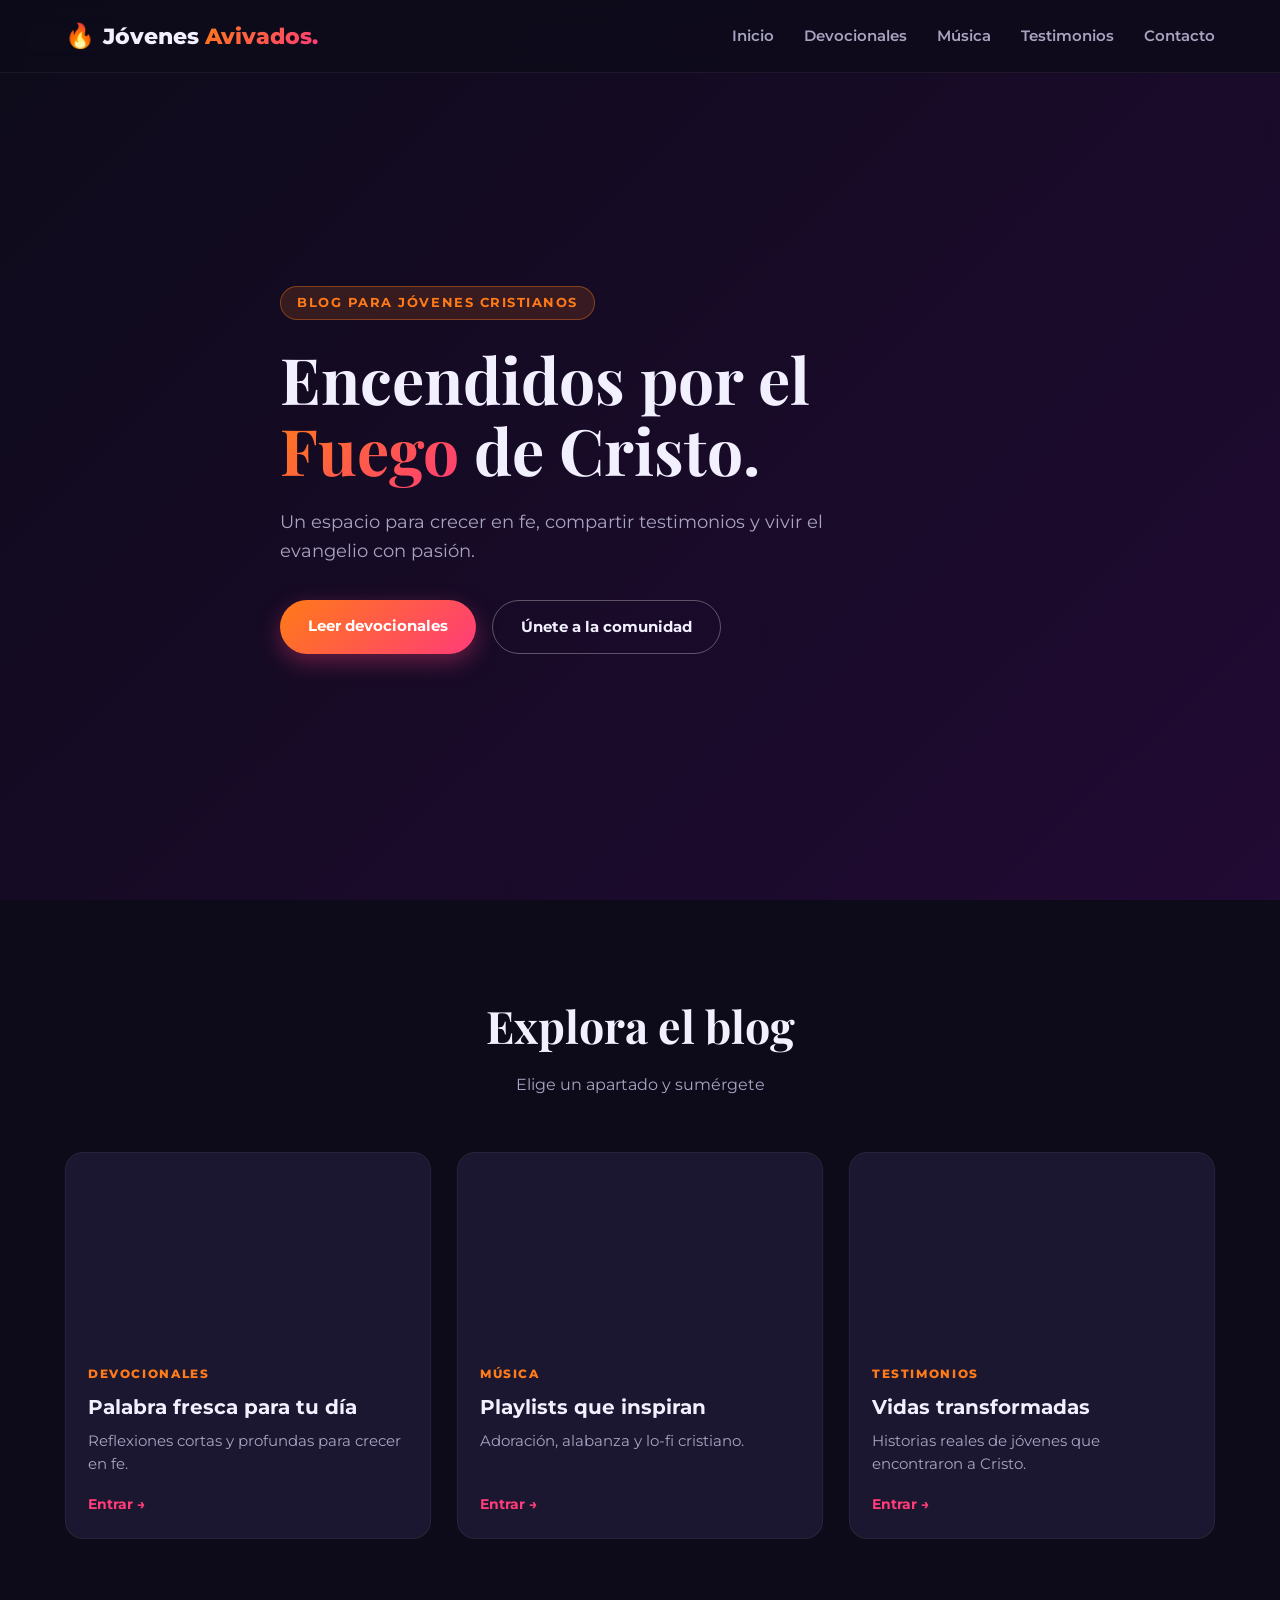
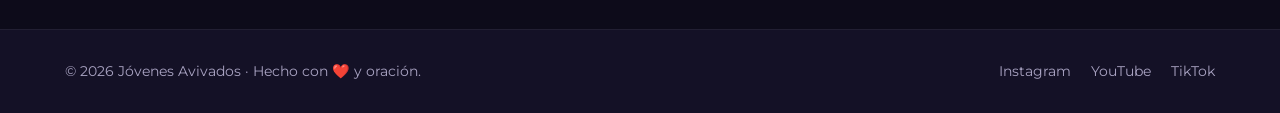
<file: index.html>
<!DOCTYPE html>
<html lang="es">
<head>
  <meta charset="UTF-8" />
  <meta name="viewport" content="width=device-width, initial-scale=1.0" />
  <title>Jóvenes Avivados | Blog Cristiano</title>
  <link href="https://fonts.googleapis.com/css2?family=Montserrat:wght@400;600;800&family=Playfair+Display:ital,wght@0,700;1,700&display=swap" rel="stylesheet">
  <link rel="stylesheet" href="css/styles.css" />
</head>
<body>

  <header class="header">
    <div class="container header__inner">
      <a href="index.html" class="logo">
        <span class="logo__icon">🔥</span>
        <span class="logo__text">Jóvenes <em>Avivados.</em></span>
      </a>
      <nav class="nav" id="nav">
        <ul class="nav__list">
          <li><a href="index.html">Inicio</a></li>
          <li><a href="devocionales.html">Devocionales</a></li>
          <li><a href="musica.html">Música</a></li>
          <li><a href="testimonios.html">Testimonios</a></li>
          <li><a href="contacto.html">Contacto</a></li>
        </ul>
      </nav>
      <button class="nav-toggle" id="navToggle" aria-label="Menú">
        <span></span><span></span><span></span>
      </button>
    </div>
  </header>

  <section class="hero">
    <div class="hero__overlay"></div>
    <div class="container hero__content">
      <p class="hero__tag">Blog para jóvenes cristianos</p>
      <h1 class="hero__title">Encendidos por el <span>Fuego</span> de Cristo.</h1>
      <p class="hero__subtitle">
        Un espacio para crecer en fe, compartir testimonios y vivir el evangelio con pasión.
      </p>
      <div class="hero__actions">
        <a href="devocionales.html" class="btn btn--primary">Leer devocionales</a>
        <a href="contacto.html" class="btn btn--ghost">Únete a la comunidad</a>
      </div>
    </div>
  </section>

  <section class="section">
    <div class="container">
      <div class="section__head">
        <h2 class="section__title">Explora el blog</h2>
        <p class="section__subtitle">Elige un apartado y sumérgete</p>
      </div>
      <div class="grid grid--cards">
        <a href="devocionales.html" class="card card--link">
          <div class="card__img" style="background-image:url('https://images.unsplash.com/photo-1504052434569-70ad5836ab65?w=800')"></div>
          <div class="card__body">
            <span class="card__category">Devocionales</span>
            <h3 class="card__title">Palabra fresca para tu día</h3>
            <p class="card__text">Reflexiones cortas y profundas para crecer en fe.</p>
            <span class="link">Entrar →</span>
          </div>
        </a>
        <a href="musica.html" class="card card--link">
          <div class="card__img" style="background-image:url('https://images.unsplash.com/photo-1511671782779-c97d3d27a1d4?w=800')"></div>
          <div class="card__body">
            <span class="card__category">Música</span>
            <h3 class="card__title">Playlists que inspiran</h3>
            <p class="card__text">Adoración, alabanza y lo-fi cristiano.</p>
            <span class="link">Entrar →</span>
          </div>
        </a>
        <a href="testimonios.html" class="card card--link">
          <div class="card__img" style="background-image:url('https://images.unsplash.com/photo-1529333166437-7750a6dd5a70?w=800')"></div>
          <div class="card__body">
            <span class="card__category">Testimonios</span>
            <h3 class="card__title">Vidas transformadas</h3>
            <p class="card__text">Historias reales de jóvenes que encontraron a Cristo.</p>
            <span class="link">Entrar →</span>
          </div>
        </a>
      </div>
    </div>
  </section>

  <footer class="footer">
    <div class="container footer__inner">
      <p>© <span id="year"></span> Jóvenes Avivados · Hecho con ❤️ y oración.</p>
      <div class="footer__socials">
        <a href="#">Instagram</a><a href="#">YouTube</a><a href="#">TikTok</a>
      </div>
    </div>
  </footer>

  <script src="js/app.js"></script>
</body>
</html>
</file>
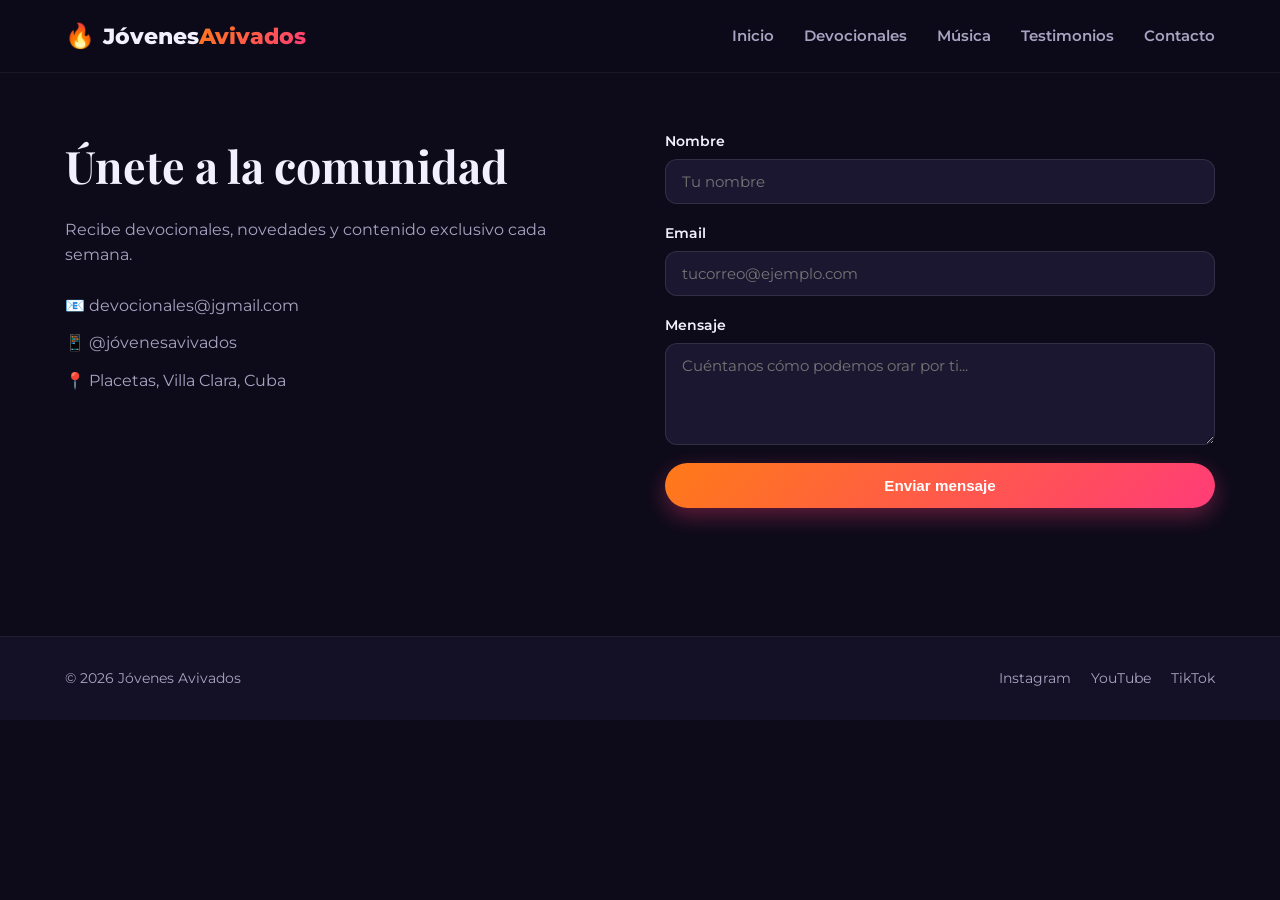
<file: contacto.html>
<!DOCTYPE html>
<html lang="es">
<head>
  <meta charset="UTF-8" />
  <meta name="viewport" content="width=device-width, initial-scale=1.0" />
  <title>Contacto | Jóvenes Avivados</title>
  <link href="https://fonts.googleapis.com/css2?family=Montserrat:wght@400;600;800&family=Playfair+Display:ital,wght@0,700;1,700&display=swap" rel="stylesheet">
  <link rel="stylesheet" href="css/styles.css" />
</head>
<body>

  <header class="header">
    <div class="container header__inner">
      <a href="index.html" class="logo">
        <span class="logo__icon">🔥</span>
        <span class="logo__text">Jóvenes<em>Avivados</em></span>
      </a>
      <nav class="nav" id="nav">
        <ul class="nav__list">
          <li><a href="index.html">Inicio</a></li>
          <li><a href="devocionales.html">Devocionales</a></li>
          <li><a href="musica.html">Música</a></li>
          <li><a href="testimonios.html">Testimonios</a></li>
          <li><a href="contacto.html">Contacto</a></li>
        </ul>
      </nav>
      <button class="nav-toggle" id="navToggle"><span></span><span></span><span></span></button>
    </div>
  </header>

  <section class="section section--top">
    <div class="container contact">
      <div class="contact__info">
        <h1 class="section__title">Únete a la comunidad</h1>
        <p>Recibe devocionales, novedades y contenido exclusivo cada semana.</p>
        <ul class="contact__list">
          <li>📧 devocionales@jgmail.com</li>
          <li>📱 @jóvenesavivados</li>
          <li>📍 Placetas, Villa Clara, Cuba</li>
        </ul>
      </div>
      <form class="contact__form" id="contactForm">
        <label>Nombre<input type="text" name="nombre" placeholder="Tu nombre" required /></label>
        <label>Email<input type="email" name="email" placeholder="tucorreo@ejemplo.com" required /></label>
        <label>Mensaje<textarea name="mensaje" rows="4" placeholder="Cuéntanos cómo podemos orar por ti..." required></textarea></label>
        <button type="submit" class="btn btn--primary">Enviar mensaje</button>
        <p class="form-message" id="formMessage"></p>
      </form>
    </div>
  </section>

  <footer class="footer">
    <div class="container footer__inner">
      <p>© <span id="year"></span> Jóvenes Avivados</p>
      <div class="footer__socials"><a href="#">Instagram</a><a href="#">YouTube</a><a href="#">TikTok</a></div>
    </div>
  </footer>

  <script src="js/app.js"></script>
</body>
</html>
</file>
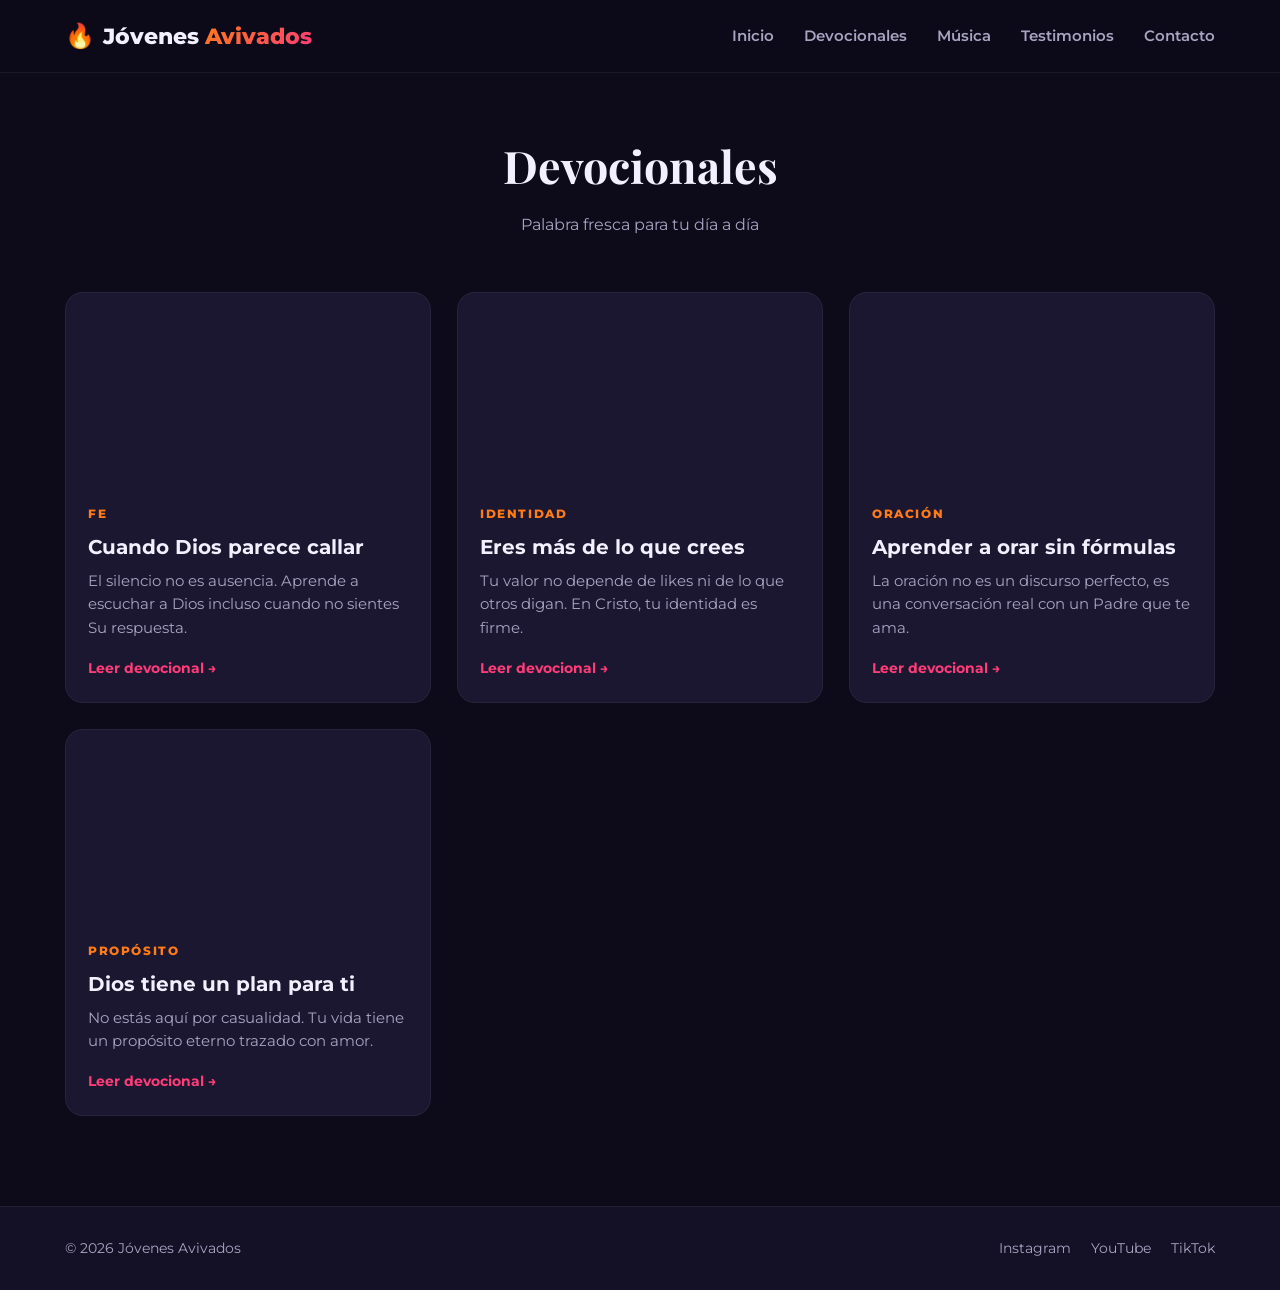
<file: devocionales.html>
<!DOCTYPE html>
<html lang="es">
<head>
  <meta charset="UTF-8" />
  <meta name="viewport" content="width=device-width, initial-scale=1.0" />
  <title>Devocionales | Jóvenes Avivados</title>
  <link href="https://fonts.googleapis.com/css2?family=Montserrat:wght@400;600;800&family=Playfair+Display:ital,wght@0,700;1,700&display=swap" rel="stylesheet">
  <link rel="stylesheet" href="css/styles.css" />
</head>
<body>

  <header class="header">
    <div class="container header__inner">
      <a href="index.html" class="logo">
        <span class="logo__icon">🔥</span>
        <span class="logo__text">Jóvenes <em>Avivados</em></span>
      </a>
      <nav class="nav" id="nav">
        <ul class="nav__list">
          <li><a href="index.html">Inicio</a></li>
          <li><a href="devocionales.html">Devocionales</a></li>
          <li><a href="musica.html">Música</a></li>
          <li><a href="testimonios.html">Testimonios</a></li>
          <li><a href="contacto.html">Contacto</a></li>
        </ul>
      </nav>
      <button class="nav-toggle" id="navToggle"><span></span><span></span><span></span></button>
    </div>
  </header>

  <section class="section section--top">
    <div class="container">
      <div class="section__head">
        <h1 class="section__title">Devocionales</h1>
        <p class="section__subtitle">Palabra fresca para tu día a día</p>
      </div>
      <div class="grid grid--cards" id="devocionalesGrid"></div>
    </div>
  </section>

  <footer class="footer">
    <div class="container footer__inner">
      <p>© <span id="year"></span> Jóvenes Avivados</p>
      <div class="footer__socials"><a href="#">Instagram</a><a href="#">YouTube</a><a href="#">TikTok</a></div>
    </div>
  </footer>

  <script src="js/data.js"></script>
  <script src="js/devocionales.js"></script>
  <script src="js/app.js"></script>
</body>
</html>
</file>
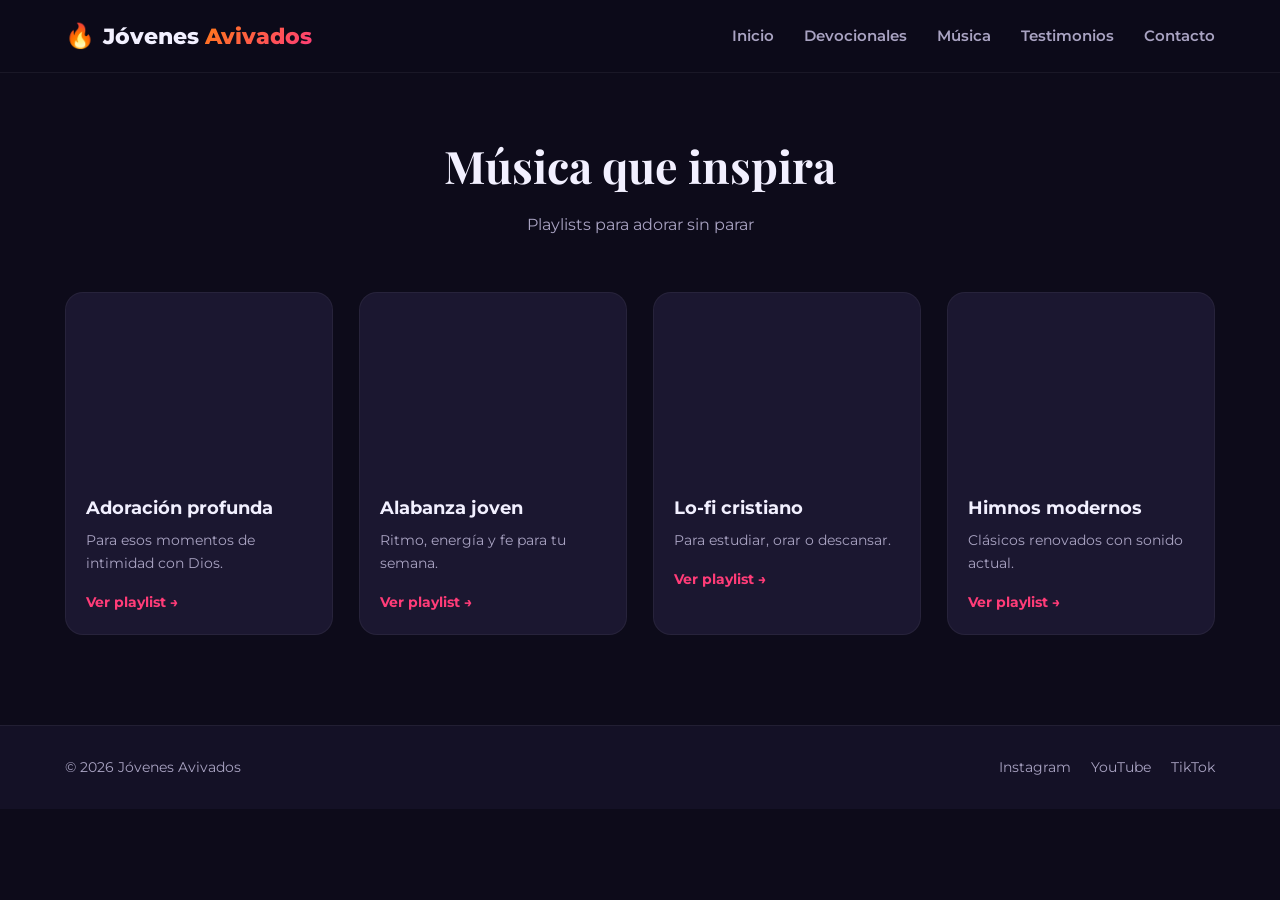
<file: musica.html>
<!DOCTYPE html>
<html lang="es">
<head>
  <meta charset="UTF-8" />
  <meta name="viewport" content="width=device-width, initial-scale=1.0" />
  <title>Música | Jóvenes Avivados</title>
  <link href="https://fonts.googleapis.com/css2?family=Montserrat:wght@400;600;800&family=Playfair+Display:ital,wght@0,700;1,700&display=swap" rel="stylesheet">
  <link rel="stylesheet" href="css/styles.css" />
</head>
<body>

  <header class="header">
    <div class="container header__inner">
      <a href="index.html" class="logo">
        <span class="logo__icon">🔥</span>
        <span class="logo__text">Jóvenes <em> Avivados</em></span>
      </a>
      <nav class="nav" id="nav">
        <ul class="nav__list">
          <li><a href="index.html">Inicio</a></li>
          <li><a href="devocionales.html">Devocionales</a></li>
          <li><a href="musica.html">Música</a></li>
          <li><a href="testimonios.html">Testimonios</a></li>
          <li><a href="contacto.html">Contacto</a></li>
        </ul>
      </nav>
      <button class="nav-toggle" id="navToggle"><span></span><span></span><span></span></button>
    </div>
  </header>

  <section class="section section--top">
    <div class="container">
      <div class="section__head">
        <h1 class="section__title">Música que inspira</h1>
        <p class="section__subtitle">Playlists para adorar sin parar</p>
      </div>
      <div class="grid grid--music" id="musicaGrid"></div>
    </div>
  </section>

  <footer class="footer">
    <div class="container footer__inner">
      <p>© <span id="year"></span> Jóvenes Avivados</p>
      <div class="footer__socials"><a href="#">Instagram</a><a href="#">YouTube</a><a href="#">TikTok</a></div>
    </div>
  </footer>

  <script src="js/data.js"></script>
  <script src="js/musica.js"></script>
  <script src="js/app.js"></script>
</body>
</html>
</file>
<file: css/styles.css>
/* ===== RESET & VARIABLES ===== */
*,
*::before,
*::after {
  margin: 0;
  padding: 0;
  box-sizing: border-box;
}

:root {
  --bg: #0d0b1a;
  --bg-alt: #141126;
  --surface: #1b1730;
  --text: #f2f0ff;
  --muted: #a9a3c2;
  --primary: #ff7a18;
  --primary-2: #ff3c78;
  --accent: #6a5acd;
  --gradient: linear-gradient(135deg, #ff7a18, #ff3c78);
  --radius: 18px;
  --shadow: 0 12px 30px rgba(0, 0, 0, 0.35);
  --font-body: 'Montserrat', sans-serif;
  --font-display: 'Playfair Display', serif;
}

html {
  scroll-behavior: smooth;
}

body {
  font-family: var(--font-body);
  background: var(--bg);
  color: var(--text);
  line-height: 1.6;
  overflow-x: hidden;
}

.container {
  width: 92%;
  max-width: 1150px;
  margin: 0 auto;
}

a {
  color: inherit;
  text-decoration: none;
}

img {
  max-width: 100%;
  display: block;
}

/* ===== HEADER ===== */
.header {
  position: fixed;
  top: 0;
  left: 0;
  right: 0;
  z-index: 100;
  background: rgba(13, 11, 26, 0.85);
  -webkit-backdrop-filter: blur(12px);
  backdrop-filter: blur(12px);
  border-bottom: 1px solid rgba(255, 255, 255, 0.06);
}

.header__inner {
  display: flex;
  justify-content: space-between;
  align-items: center;
  height: 72px;
}

.logo {
  display: flex;
  align-items: center;
  gap: 8px;
  font-weight: 800;
  font-size: 1.35rem;
}

.logo__icon {
  font-size: 1.5rem;
}

.logo__text em {
  font-style: normal;
  background: var(--gradient);
  -webkit-background-clip: text;
  background-clip: text;
  color: transparent;
}

.nav__list {
  display: flex;
  gap: 30px;
  list-style: none;
}

.nav__list a {
  color: var(--muted);
  font-weight: 600;
  font-size: 0.95rem;
  transition: color 0.25s ease;
}

.nav__list a:hover {
  color: var(--primary);
}

.nav-toggle {
  display: none;
  background: none;
  border: none;
  cursor: pointer;
  flex-direction: column;
  gap: 5px;
  padding: 6px;
}

.nav-toggle span {
  width: 26px;
  height: 3px;
  background: var(--text);
  border-radius: 2px;
  transition: 0.3s ease;
}

/* ===== HERO ===== */
.hero {
  min-height: 100vh;
  display: flex;
  align-items: center;
  position: relative;
  background: url('https://images.unsplash.com/photo-1519681393784-d120267933ba?w=1600') center / cover no-repeat;
}

.hero__overlay {
  position: absolute;
  top: 0;
  right: 0;
  bottom: 0;
  left: 0;
  background: linear-gradient(135deg, rgba(13, 11, 26, 0.92), rgba(40, 10, 60, 0.75));
}

.hero__content {
  position: relative;
  z-index: 2;
  padding-top: 120px;
  padding-bottom: 80px;
  max-width: 720px;
}

.hero__tag {
  display: inline-block;
  background: rgba(255, 122, 24, 0.15);
  border: 1px solid rgba(255, 122, 24, 0.4);
  color: var(--primary);
  padding: 6px 16px;
  border-radius: 999px;
  font-size: 0.8rem;
  font-weight: 700;
  letter-spacing: 0.12em;
  text-transform: uppercase;
  margin-bottom: 24px;
}

.hero__title {
  font-family: var(--font-display);
  font-size: 2.6rem;
  line-height: 1.1;
  margin-bottom: 22px;
}

.hero__title span {
  background: var(--gradient);
  -webkit-background-clip: text;
  background-clip: text;
  color: transparent;
}

.hero__subtitle {
  color: var(--muted);
  font-size: 1.1rem;
  max-width: 560px;
  margin-bottom: 34px;
}

.hero__actions {
  display: flex;
  gap: 16px;
  flex-wrap: wrap;
}

@media (min-width: 768px) {
  .hero__title {
    font-size: 4rem;
  }
  .hero__subtitle {
    font-size: 1.15rem;
  }
}

/* ===== BOTONES ===== */
.btn {
  display: inline-block;
  padding: 14px 28px;
  border-radius: 999px;
  font-weight: 700;
  font-size: 0.95rem;
  cursor: pointer;
  border: none;
  transition: transform 0.25s ease, box-shadow 0.25s ease, background 0.25s ease;
}

.btn--primary {
  background: var(--gradient);
  color: #fff;
  box-shadow: 0 8px 22px rgba(255, 60, 120, 0.35);
}

.btn--primary:hover {
  transform: translateY(-3px);
  box-shadow: 0 12px 30px rgba(255, 60, 120, 0.5);
}

.btn--ghost {
  border: 1.5px solid rgba(255, 255, 255, 0.3);
  color: var(--text);
  background: transparent;
}

.btn--ghost:hover {
  background: rgba(255, 255, 255, 0.08);
}

/* ===== SECCIONES ===== */
.section {
  padding: 90px 0;
}

.section--alt {
  background: var(--bg-alt);
}

.section__head {
  text-align: center;
  margin-bottom: 55px;
}

.section__title {
  font-family: var(--font-display);
  font-size: 2rem;
  margin-bottom: 10px;
}

.section__subtitle {
  color: var(--muted);
}

@media (min-width: 768px) {
  .section__title {
    font-size: 2.8rem;
  }
}

/* ===== CARDS DEVOCIONALES ===== */
.grid--cards {
  display: grid;
  gap: 26px;
  grid-template-columns: repeat(auto-fit, minmax(280px, 1fr));
}

.card {
  background: var(--surface);
  border-radius: var(--radius);
  overflow: hidden;
  border: 1px solid rgba(255, 255, 255, 0.05);
  transition: transform 0.3s ease, box-shadow 0.3s ease;
  display: flex;
  flex-direction: column;
}

.card:hover {
  transform: translateY(-8px);
  box-shadow: var(--shadow);
}

.card__img {
  height: 190px;
  background-size: cover;
  background-position: center;
  position: relative;
}

.card__img::after {
  content: '';
  position: absolute;
  top: 0;
  right: 0;
  bottom: 0;
  left: 0;
  background: linear-gradient(to top, var(--surface), rgba(0, 0, 0, 0) 60%);
}

.card__body {
  padding: 22px;
  display: flex;
  flex-direction: column;
  gap: 10px;
  flex: 1;
}

.card__category {
  font-size: 0.72rem;
  font-weight: 800;
  letter-spacing: 0.14em;
  text-transform: uppercase;
  color: var(--primary);
}

.card__title {
  font-size: 1.25rem;
  font-weight: 700;
  line-height: 1.3;
}

.card__text {
  color: var(--muted);
  font-size: 0.93rem;
  flex: 1;
}

.link {
  display: inline-block;
  font-weight: 700;
  color: var(--primary-2);
  font-size: 0.9rem;
  margin-top: 6px;
  transition: transform 0.25s ease;
}

.link:hover {
  transform: translateX(5px);
}

/* ===== MÚSICA ===== */
.grid--music {
  display: grid;
  gap: 26px;
  grid-template-columns: repeat(auto-fit, minmax(260px, 1fr));
}

.music-card {
  background: var(--surface);
  border-radius: var(--radius);
  overflow: hidden;
  border: 1px solid rgba(255, 255, 255, 0.05);
  transition: transform 0.3s ease;
}

.music-card:hover {
  transform: translateY(-6px);
}

.music-card__cover {
  height: 180px;
  background-size: cover;
  background-position: center;
}

.music-card__body {
  padding: 20px;
}

.music-card__body h3 {
  margin-bottom: 6px;
  font-size: 1.15rem;
}

.music-card__body p {
  color: var(--muted);
  font-size: 0.9rem;
  margin-bottom: 10px;
}

/* ===== TESTIMONIOS ===== */
.testimonials {
  display: grid;
  gap: 26px;
  grid-template-columns: repeat(auto-fit, minmax(280px, 1fr));
}

.testimonial {
  background: var(--surface);
  border-radius: var(--radius);
  padding: 30px;
  border-left: 4px solid var(--primary);
  position: relative;
}

.testimonial::before {
  content: '"';
  font-family: var(--font-display);
  font-size: 5rem;
  color: var(--primary);
  opacity: 0.25;
  position: absolute;
  top: -10px;
  right: 20px;
  line-height: 1;
}

.testimonial__text {
  color: var(--text);
  font-style: italic;
  margin-bottom: 18px;
}

.testimonial__author {
  font-weight: 700;
  color: var(--primary);
  font-size: 0.95rem;
}

/* ===== CONTACTO ===== */
.contact {
  display: grid;
  gap: 50px;
  align-items: start;
  grid-template-columns: 1fr;
}

@media (min-width: 850px) {
  .contact {
    grid-template-columns: 1fr 1fr;
  }
}

.contact__info p {
  color: var(--muted);
  margin: 15px 0 25px;
}

.contact__list {
  list-style: none;
  display: flex;
  flex-direction: column;
  gap: 12px;
  color: var(--muted);
}

.contact__form {
  display: flex;
  flex-direction: column;
  gap: 18px;
}

.contact__form label {
  display: flex;
  flex-direction: column;
  gap: 6px;
  font-size: 0.9rem;
  font-weight: 600;
}

.contact__form input,
.contact__form textarea {
  background: var(--surface);
  border: 1px solid rgba(255, 255, 255, 0.1);
  border-radius: 12px;
  padding: 12px 16px;
  color: var(--text);
  font-family: inherit;
  font-size: 0.95rem;
  resize: vertical;
  transition: border-color 0.25s ease;
}

.contact__form input:focus,
.contact__form textarea:focus {
  outline: none;
  border-color: var(--primary);
}

.form-message {
  font-size: 0.9rem;
  color: var(--primary);
  min-height: 20px;
}

/* ===== FOOTER ===== */
.footer {
  background: var(--bg-alt);
  padding: 30px 0;
  border-top: 1px solid rgba(255, 255, 255, 0.06);
}

.footer__inner {
  display: flex;
  justify-content: space-between;
  flex-wrap: wrap;
  gap: 15px;
  color: var(--muted);
  font-size: 0.88rem;
}

.footer__socials {
  display: flex;
  gap: 20px;
}

.footer__socials a {
  transition: color 0.25s ease;
}

.footer__socials a:hover {
  color: var(--primary);
}

/* ===== RESPONSIVE MÓVIL ===== */
@media (max-width: 720px) {
  .nav-toggle {
    display: flex;
  }

  .nav {
    position: fixed;
    top: 72px;
    left: 0;
    right: 0;
    background: var(--bg-alt);
    max-height: 0;
    overflow: hidden;
    transition: max-height 0.4s ease;
  }

  .nav.open {
    max-height: 400px;
  }

  .nav__list {
    flex-direction: column;
    padding: 20px 8%;
    gap: 18px;
  }

  .hero__content {
    padding-top: 100px;
  }
}

/* ===== LINKS Y NAVEGACIÓN ===== */
.card--link {
  display: flex;
  flex-direction: column;
  color: inherit;
  cursor: pointer;
}

.section--top {
  padding-top: 130px;
}

.back-link {
  display: inline-block;
  color: var(--primary);
  font-weight: 600;
  margin-bottom: 20px;
  font-size: 0.95rem;
  transition: transform 0.25s ease;
}
.back-link:hover {
  transform: translateX(-4px);
}

/* ===== DETALLE ===== */
.detail {
  padding-bottom: 60px;
}

.detail__hero {
  position: relative;
  height: 380px;
  border-radius: var(--radius);
  background-size: cover;
  background-position: center;
  display: flex;
  align-items: flex-end;
  overflow: hidden;
  margin-bottom: 40px;
}

.detail__hero-overlay {
  position: absolute;
  inset: 0;
  background: linear-gradient(to top, rgba(13, 11, 26, 0.95), rgba(13, 11, 26, 0.2));
}

.detail__hero-content {
  position: relative;
  z-index: 2;
  padding: 40px;
  width: 100%;
}

.detail__title {
  font-family: var(--font-display);
  font-size: 2.2rem;
  line-height: 1.15;
  margin: 10px 0;
}

.detail__author {
  color: var(--muted);
  font-size: 0.95rem;
}

.detail__body {
  max-width: 760px;
  margin: 0 auto;
  color: var(--text);
  font-size: 1.05rem;
  line-height: 1.85;
}

.detail__body p {
  margin-bottom: 20px;
}

.detail__verse {
  border-left: 4px solid var(--primary);
  padding: 16px 22px;
  background: var(--surface);
  border-radius: 12px;
  font-style: italic;
  color: var(--primary);
  margin-bottom: 30px;
  font-family: var(--font-display);
  font-size: 1.1rem;
}

.detail__subtitle {
  font-family: var(--font-display);
  font-size: 1.5rem;
  margin-bottom: 18px;
  color: var(--primary);
}

.detail__share {
  margin-top: 40px;
  display: flex;
  flex-wrap: wrap;
  gap: 10px;
  align-items: center;
  border-top: 1px solid rgba(255, 255, 255, 0.08);
  padding-top: 24px;
}

.song-list {
  list-style: decimal;
  padding-left: 24px;
  color: var(--muted);
  line-height: 2;
  font-size: 1.05rem;
}

@media (max-width: 720px) {
  .detail__hero {
    height: 280px;
  }
  .detail__hero-content {
    padding: 24px;
  }
  .detail__title {
    font-size: 1.6rem;
  }
}
</file>
